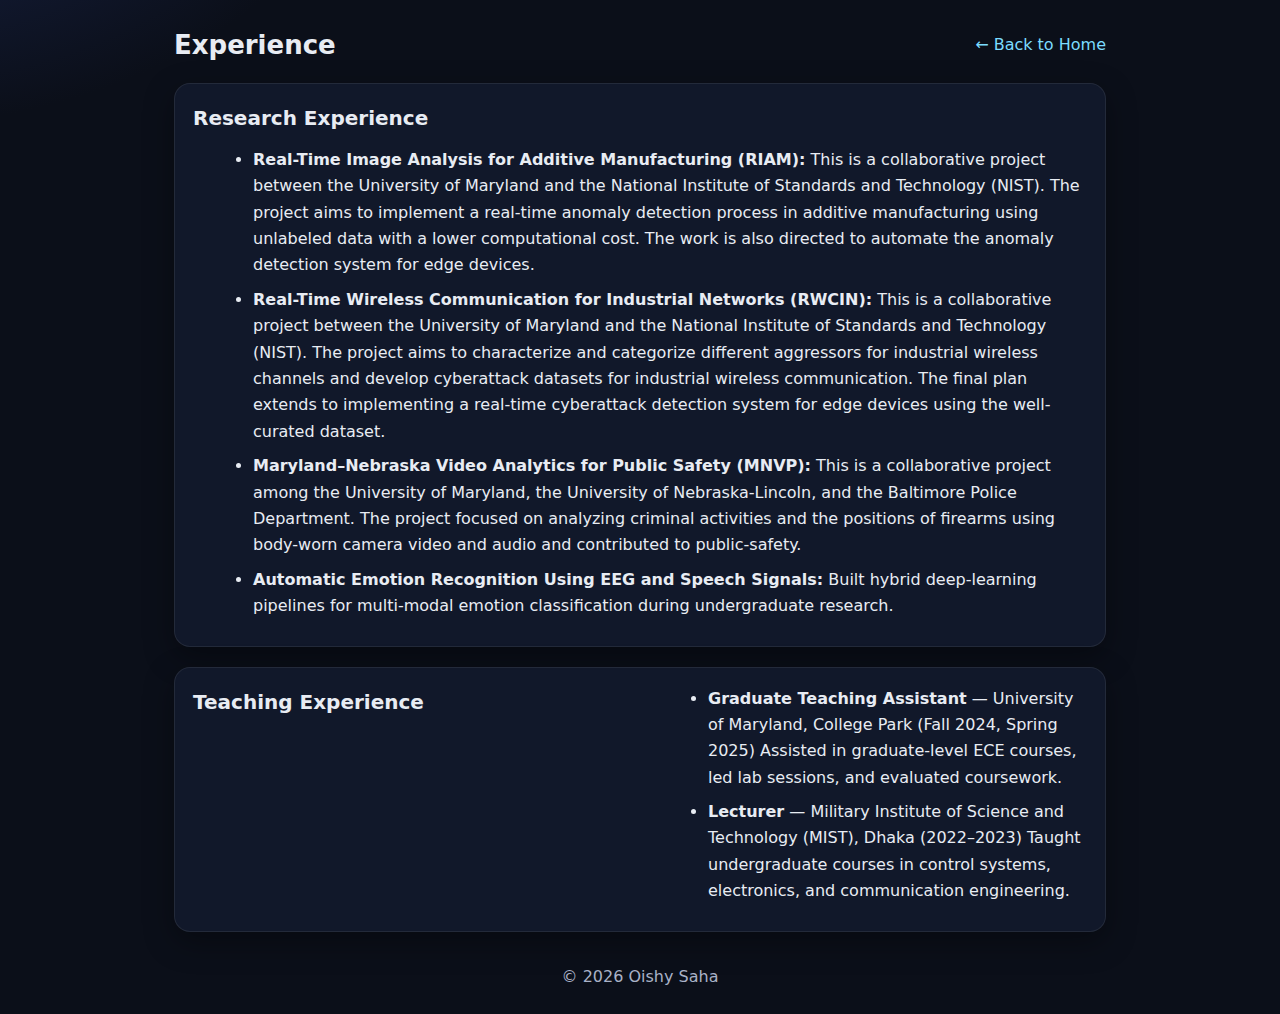
<file: experience.html>
<!doctype html>
<html lang="en">
<head>
  <meta charset="utf-8" />
  <meta name="viewport" content="width=device-width, initial-scale=1" />
  <title>Experience · Oishy Saha</title>
  <meta name="description" content="Research and teaching experience of Oishy Saha" />
  <link rel="icon" href="favicon.ico" />
  <style>
    :root{
      --bg:#0b0f19;--text:#e8ecf3;--muted:#a9b2c7;--link:#7bdcff;--card:#11182a;--border:rgba(255,255,255,.08);
      --radius:16px;--shadow:0 10px 30px rgba(0,0,0,.35);--max:980px
    }
    *{box-sizing:border-box}
    html,body{margin:0;padding:0;background:radial-gradient(900px 600px at -10% -20%,#1a2650 0%,var(--bg) 55%),var(--bg);color:var(--text);font:16px/1.65 system-ui,-apple-system,Segoe UI,Inter,Roboto,Arial}
    a{color:var(--link);text-decoration:none}
    a:hover{text-decoration:underline}
    .shell{max-width:var(--max);margin:0 auto;padding:24px}
    header{display:flex;justify-content:space-between;align-items:center;margin-bottom:16px}
    .back{display:inline-flex;gap:8px;align-items:center;color:var(--link)}
    main{display:flex;flex-direction:column;gap:20px}
    section{background:var(--card);border:1px solid var(--border);border-radius:var(--radius);box-shadow:var(--shadow);padding:18px}
    h1{margin:0;font-size:26px}
    h2{margin:0 0 12px;font-size:20px}
    .grid-2{display:grid;grid-template-columns:1fr 1fr;gap:16px}
    .list{margin:0}
    .list li{margin:0 0 8px 20px}
    footer{color:var(--muted);text-align:center;margin-top:12px}
    @media (max-width:900px){.grid-2{grid-template-columns:1fr}}
  </style>
</head>
<body>
  <div class="shell">
    <header>
      <h1>Experience</h1>
      <a class="back" href="index.html" rel="noopener">← Back to Home</a>
    </header>

    <main>
      <section>
        <h2>Research Experience</h2>
        <ul class="list">
            <li><strong>Real-Time Image Analysis for Additive Manufacturing (RIAM):</strong>  This is a
 collaborative project between the University of Maryland and the National Institute of
 Standards and Technology (NIST). The project aims to implement a real-time anomaly
 detection process in additive manufacturing using unlabeled data with a lower computational
 cost. The work is also directed to automate the anomaly detection system for edge devices.</li>
            <li><strong>Real-Time Wireless Communication for Industrial Networks (RWCIN):</strong> This is a
 collaborative project between the University of Maryland and the National Institute of
 Standards and Technology (NIST). The project aims to characterize and categorize different
 aggressors for industrial wireless channels and develop cyberattack datasets for industrial
 wireless communication. The final plan extends to implementing a real-time cyberattack
 detection system for edge devices using the well-curated dataset.</li>
            <li><strong>Maryland–Nebraska Video Analytics for Public Safety (MNVP):</strong> This is a
 collaborative project among the University of Maryland, the University of Nebraska-Lincoln, and
 the Baltimore Police Department. The project focused on analyzing criminal activities and the
 positions of firearms using body-worn camera video and audio and contributed to public-safety.</li>
            <li><strong>Automatic Emotion Recognition Using EEG and Speech Signals:</strong> Built hybrid deep-learning pipelines for multi-modal emotion classification during undergraduate research.</li>
        </ul>
      </section>
      <section class="grid-2">
          <h2>Teaching Experience</h2>
          <ul class="list">
            <li><strong>Graduate Teaching Assistant</strong> — University of Maryland, College Park (Fall 2024, Spring 2025)  
              Assisted in graduate-level ECE courses, led lab sessions, and evaluated coursework.</li>
            <li><strong>Lecturer</strong> — Military Institute of Science and Technology (MIST), Dhaka (2022–2023)  
              Taught undergraduate courses in control systems, electronics, and communication engineering.</li>
          </ul>
      </section>

      <footer>
        © <span id="year"></span> Oishy Saha
      </footer>
    </main>
  </div>

  <script>
    document.getElementById('year').textContent = new Date().getFullYear();
  </script>
</body>
</html>
</file>
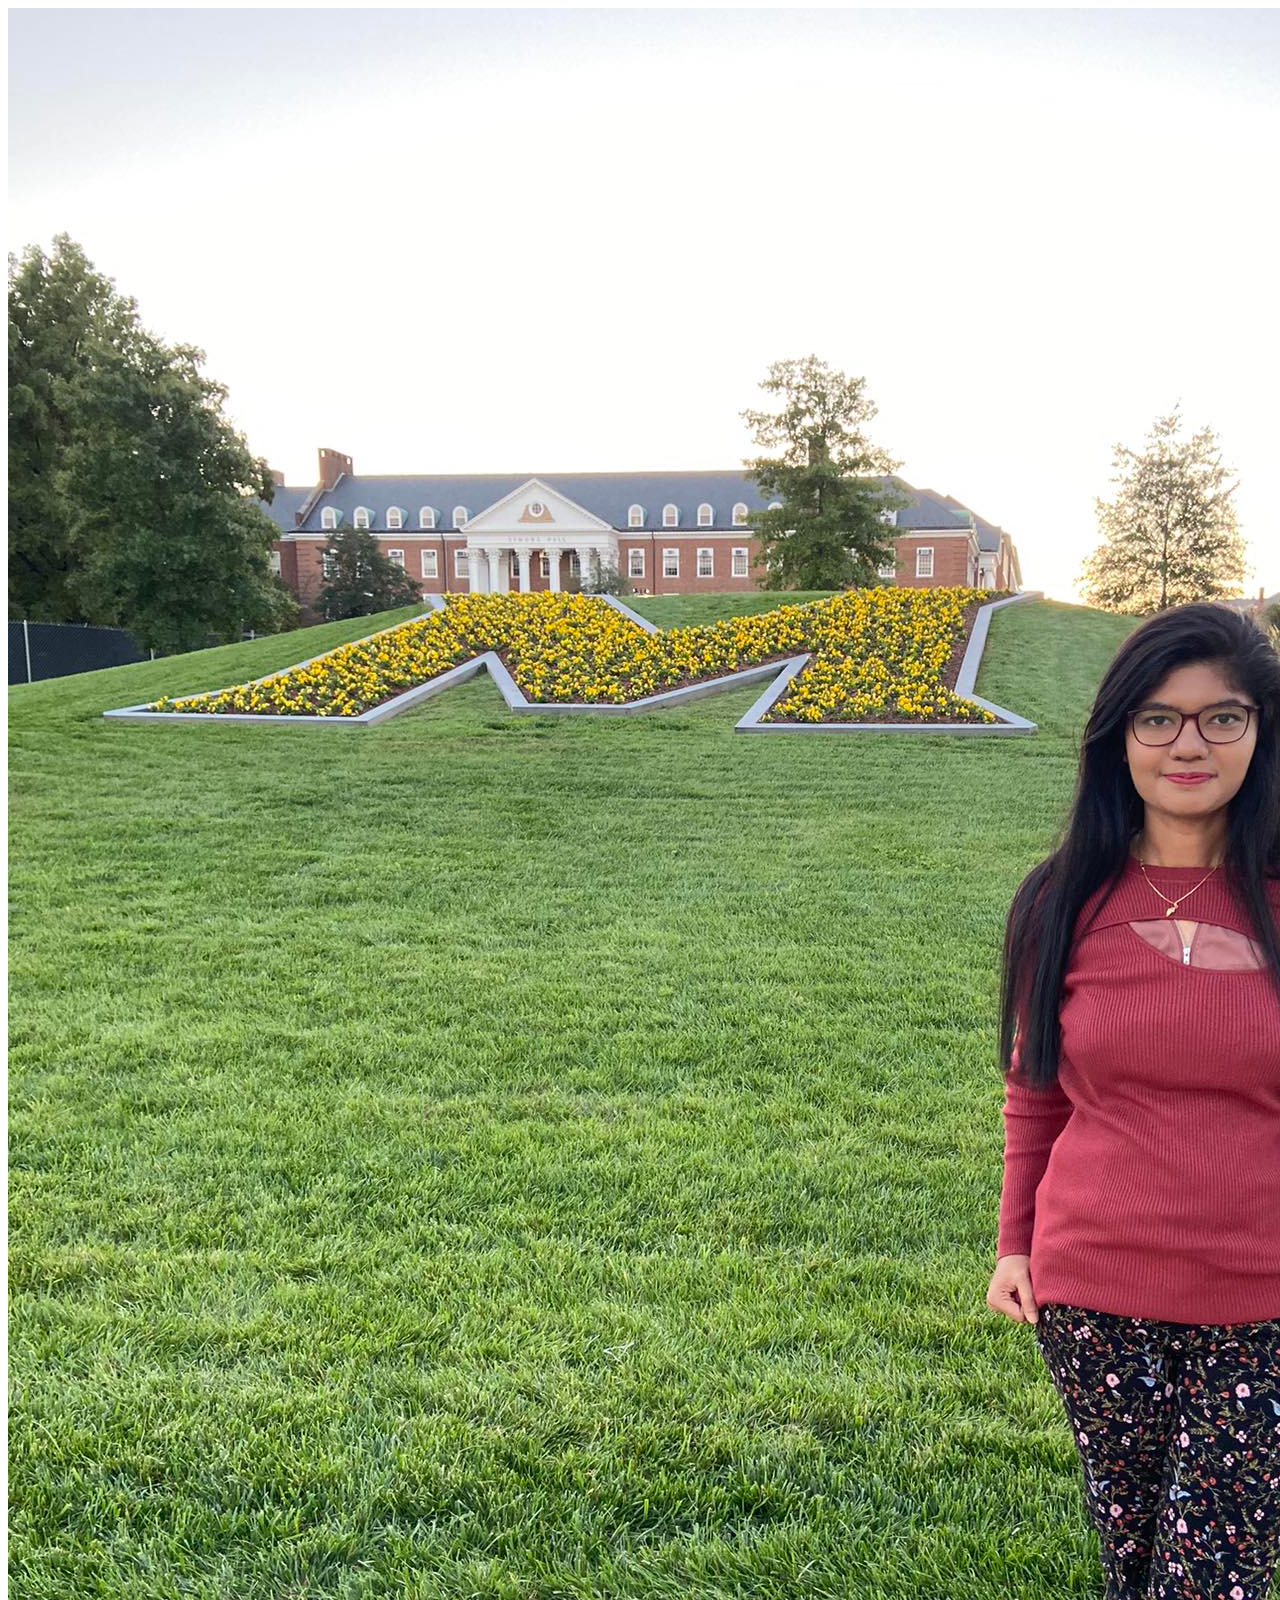
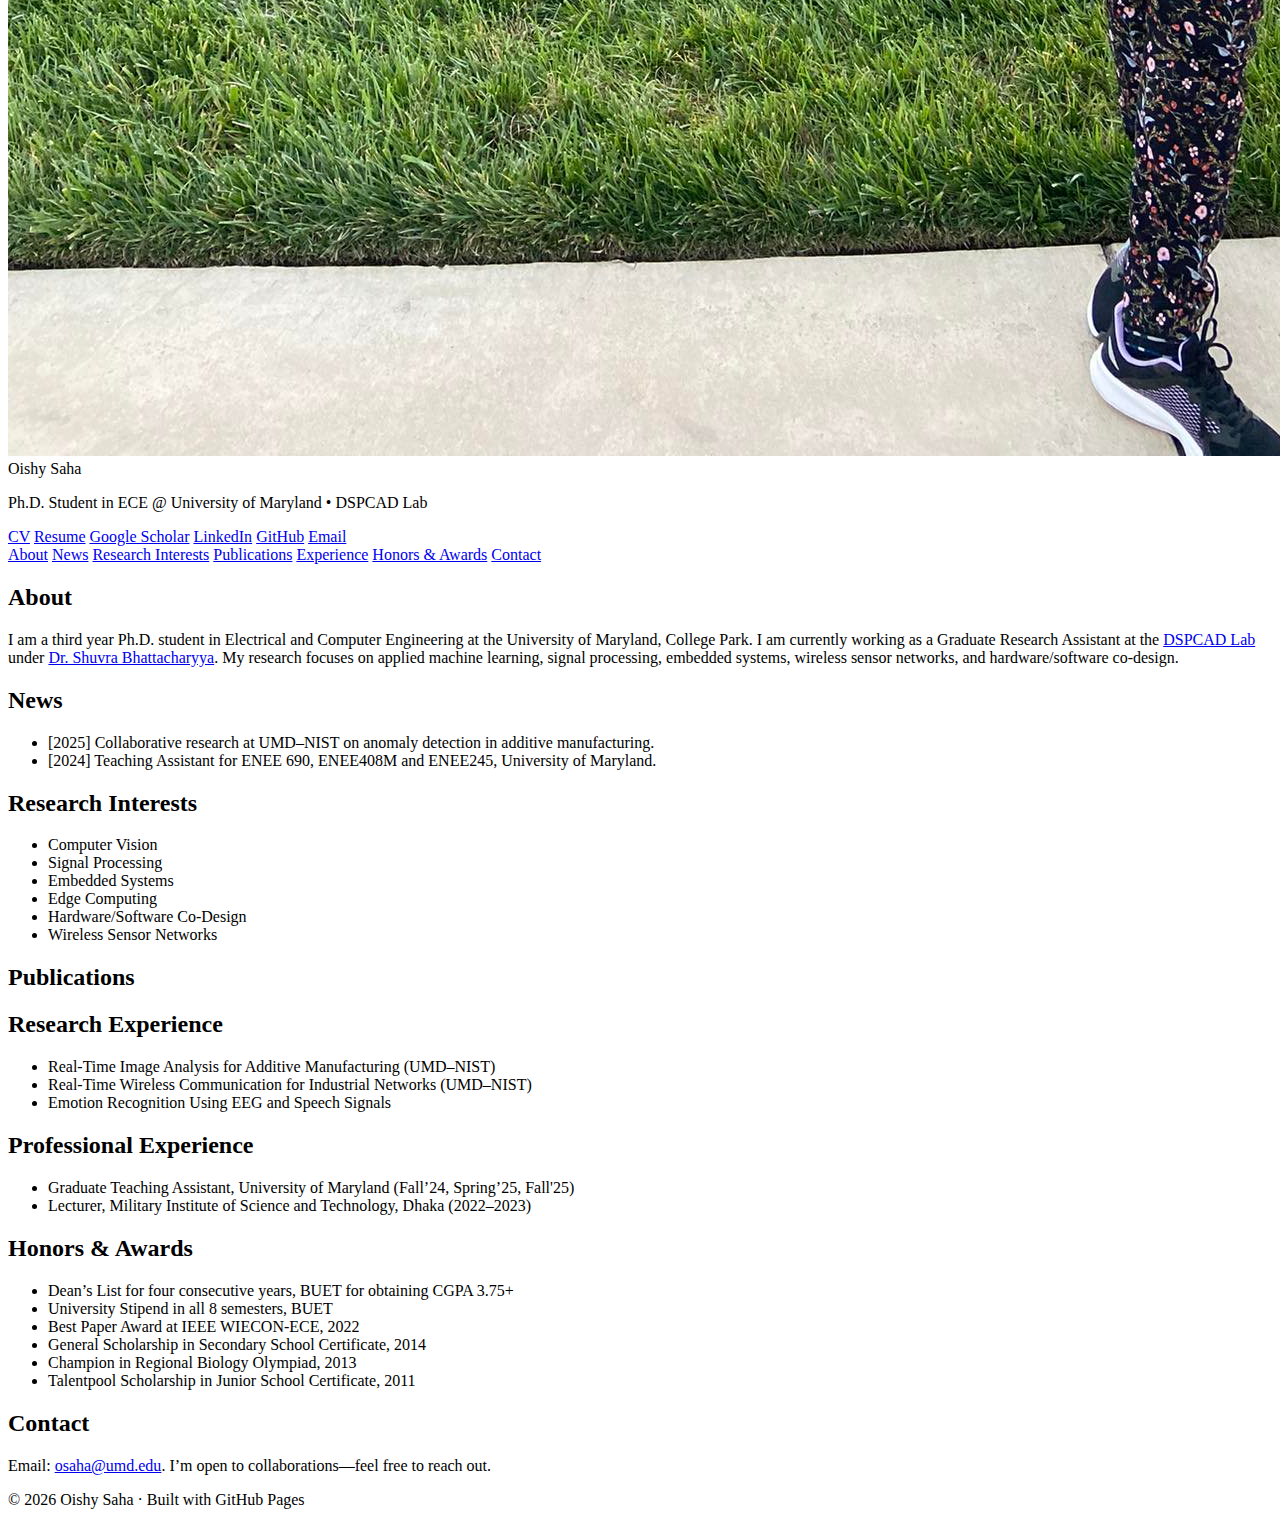
<file: index.template.html>
<!doctype html>
<html lang="en">
<head>
  <meta charset="utf-8" />
  <meta name="viewport" content="width=device-width, initial-scale=1" />
  <title>Oishy Saha</title>
  <meta name="description" content="Academic profile of Oishy Saha" />
  <link rel="icon" href="favicon.ico" />
  <!--INLINE_CSS-->
  <link rel="preload" href="publications.json" as="fetch" crossorigin="anonymous">
</head>
<body>
  <div class="shell">
    <div class="layout">
      <aside>
        <div class="avatar">
          <img src="Oishy_UMD_Pic.jpg" alt="Oishy Saha" onerror="this.style.display='none'; this.parentElement.insertAdjacentHTML('beforeend','<div style=\'width:100%;height:100%;display:flex;align-items:center;justify-content:center;font-weight:800;\'>OS</div>');" />
        </div>
        <div class="name">Oishy Saha</div>
        <p class="role">Ph.D. Student in ECE @ University of Maryland • DSPCAD Lab</p>
        <div class="badges">
          <a class="badge" href="https://drive.google.com/file/d/1JEFo77OLb3tCcdjQa3S0Suuu-5IKSiax/view?usp=sharing" target="_blank" rel="noopener">CV</a>
          <a class="badge" href="https://drive.google.com/file/d/1tNK-tmSRyP__QECheBGEOS-fmhIPviQa/view?usp=sharing" target="_blank" rel="noopener">Resume</a>
          <a class="badge" href="https://scholar.google.com/citations?user=rJZ1LVAAAAAJ&hl=en" target="_blank" rel="noopener">Google Scholar</a>
          <a class="badge" href="https://www.linkedin.com/in/oishy-saha-18391a164/" target="_blank" rel="noopener">LinkedIn</a>
          <a class="badge" href="https://github.com/OishyS11" target="_blank" rel="noopener">GitHub</a>
          <a class="badge" href="mailto:osaha@umd.edu">Email</a>
        </div>
        <nav aria-label="Section navigation">
          <a href="#about">About</a>
          <a href="#news">News</a>
          <a href="#interests">Research Interests</a>
          <a href="#pubs">Publications</a>
          <a href="#experience">Experience</a>
          <a href="#awards">Honors & Awards</a>
          <a href="#contact">Contact</a>
        </nav>
      </aside>

      <main>
        <section id="about">
          <h2>About</h2>
          <p>I am a third year Ph.D. student in Electrical and Computer Engineering at the University of Maryland, College Park. I am currently working as a Graduate Research Assistant at the <a href="https://code.umd.edu/dspcad-pub/dspcadwiki/-/wikis/Maryland-DSPCAD-Research-Group" target="_blank" rel="noopener">DSPCAD Lab</a> under <a href="https://user.eng.umd.edu/~ssb/" target="_blank" rel="noopener">Dr. Shuvra Bhattacharyya</a>. My research focuses on applied machine learning, signal processing, embedded systems, wireless sensor networks, and hardware/software co-design.</p>
        </section>

        <section id="news" class="grid-2">
          <div>
            <h2>News</h2>
            <ul class="list">
              <li>[2025] Collaborative research at UMD–NIST on anomaly detection in additive manufacturing.</li>
              <li>[2024] Teaching Assistant for ENEE 690, ENEE408M and ENEE245, University of Maryland.</li>
            </ul>
          </div>
          <div>
            <h2 id="interests">Research Interests</h2>
            <ul class="list">
              <li>Computer Vision</li>
              <li>Signal Processing</li>
              <li>Embedded Systems</li>
              <li>Edge Computing</li>
              <li>Hardware/Software Co-Design</li>
              <li>Wireless Sensor Networks</li>
            </ul>
          </div>
        </section>

        <!-- ===================== PUBLICATIONS ===================== -->
        <section id="pubs" aria-label="Publications">
          <h2>Publications</h2>
          <div class="pubs">
            <!--PUBLICATIONS_RENDERED-->
          </div>
        </section>

        <section id="experience" class="grid-2">
          <div>
            <h2>Research Experience</h2>
            <ul class="list">
              <li>Real-Time Image Analysis for Additive Manufacturing (UMD–NIST)</li>
              <li>Real-Time Wireless Communication for Industrial Networks (UMD–NIST)</li>
              <li>Emotion Recognition Using EEG and Speech Signals</li>
            </ul>
          </div>
          <div>
            <h2>Professional Experience</h2>
            <ul class="list">
              <li>Graduate Teaching Assistant, University of Maryland (Fall’24, Spring’25, Fall'25)</li>
              <li>Lecturer, Military Institute of Science and Technology, Dhaka (2022–2023)</li>
            </ul>
          </div>
        </section>

        <section id="awards">
          <h2>Honors & Awards</h2>
          <ul class="list">
            <li>Dean’s List for four consecutive years, BUET for obtaining CGPA 3.75+</li>
            <li>University Stipend in all 8 semesters, BUET</li>
            <li>Best Paper Award at IEEE WIECON-ECE, 2022</li>
            <li>General Scholarship in Secondary School Certificate, 2014</li>
            <li>Champion in Regional Biology Olympiad, 2013</li>
            <li>Talentpool Scholarship in Junior School Certificate, 2011</li>
          </ul>
        </section>

        <section id="contact">
          <h2>Contact</h2>
          <p>Email: <a href="mailto:osaha@umd.edu">osaha@umd.edu</a>. I’m open to collaborations—feel free to reach out.</p>
        </section>

        <footer>
          © <span id="year"></span> Oishy Saha · Built with GitHub Pages
        </footer>
      </main>
    </div>
  </div>

  <script src="app.js"></script>
  <script>
    document.getElementById('year').textContent = new Date().getFullYear();
  </script>
</body>
</html>
</file>
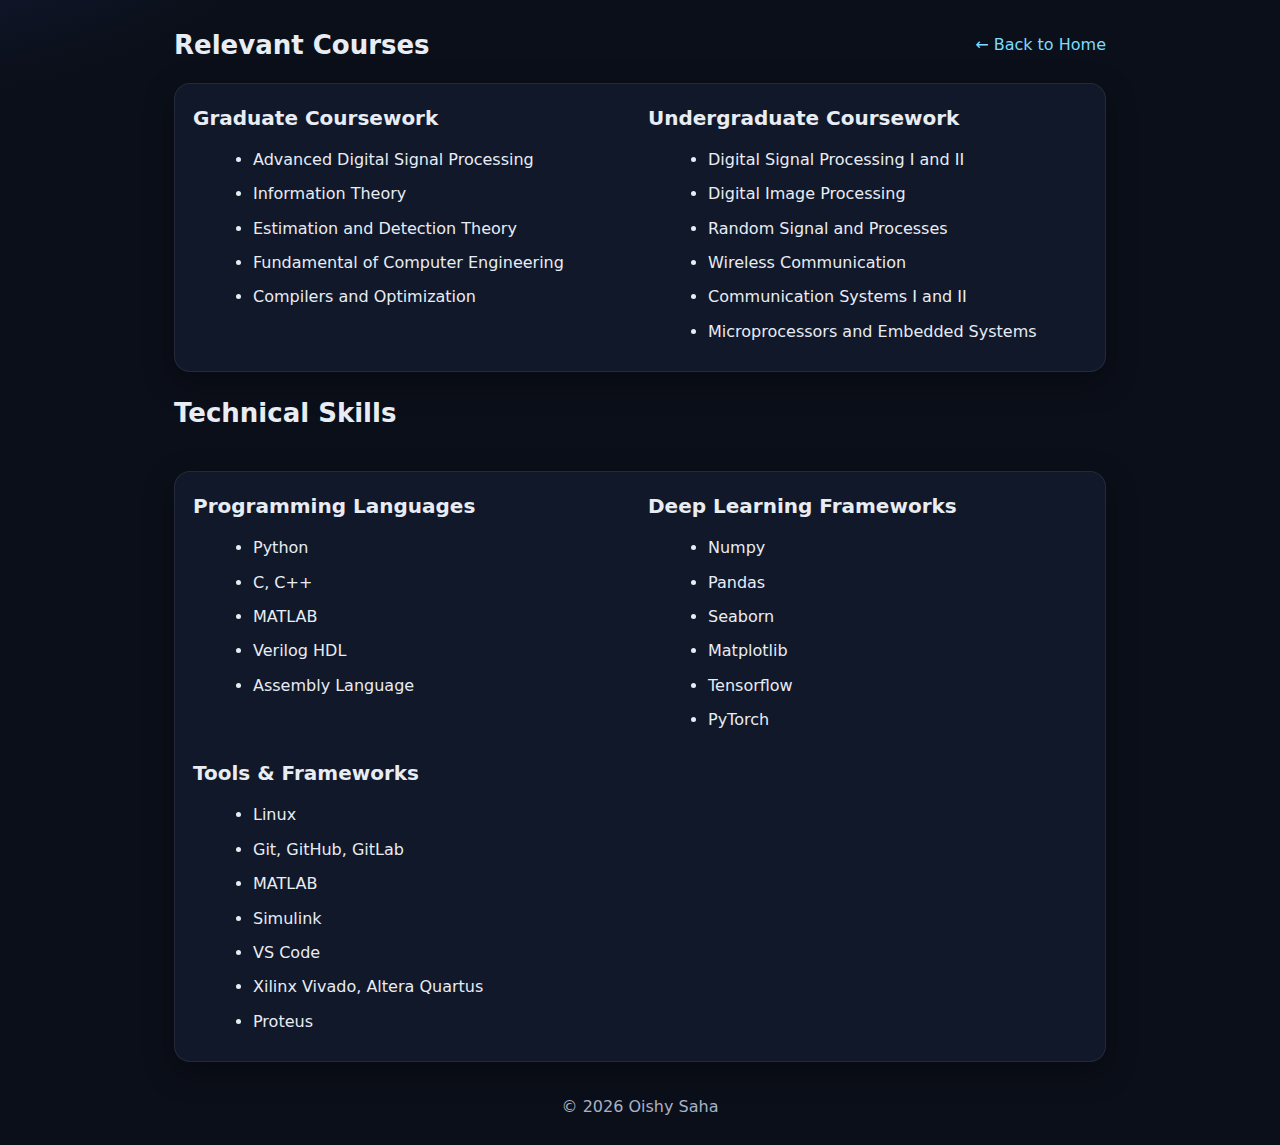
<file: miscellaneous.html>
<!doctype html>
<html lang="en">
<head>
  <meta charset="utf-8" />
  <meta name="viewport" content="width=device-width, initial-scale=1" />
  <title>Experience · Oishy Saha</title>
  <meta name="description" content="Miscellaneous" />
  <link rel="icon" href="favicon.ico" />
  <style>
    :root{
      --bg:#0b0f19;--text:#e8ecf3;--muted:#a9b2c7;--link:#7bdcff;--card:#11182a;--border:rgba(255,255,255,.08);
      --radius:16px;--shadow:0 10px 30px rgba(0,0,0,.35);--max:980px
    }
    *{box-sizing:border-box}
    html,body{margin:0;padding:0;background:radial-gradient(900px 600px at -10% -20%,#1a2650 0%,var(--bg) 55%),var(--bg);color:var(--text);font:16px/1.65 system-ui,-apple-system,Segoe UI,Inter,Roboto,Arial}
    a{color:var(--link);text-decoration:none}
    a:hover{text-decoration:underline}
    .shell{max-width:var(--max);margin:0 auto;padding:24px}
    header{display:flex;justify-content:space-between;align-items:center;margin-bottom:16px}
    .back{display:inline-flex;gap:8px;align-items:center;color:var(--link)}
    main{display:flex;flex-direction:column;gap:20px}
    section{background:var(--card);border:1px solid var(--border);border-radius:var(--radius);box-shadow:var(--shadow);padding:18px}
    h1{margin:0;font-size:26px}
    h2{margin:0 0 12px;font-size:20px}
    .grid-2{display:grid;grid-template-columns:1fr 1fr;gap:16px}
    .list{margin:0}
    .list li{margin:0 0 8px 20px}
    footer{color:var(--muted);text-align:center;margin-top:12px}
    @media (max-width:900px){.grid-2{grid-template-columns:1fr}}
  </style>
</head>
<body>
  <div class="shell">
    <header>
      <h1>Relevant Courses</h1>
      <a class="back" href="index.html" rel="noopener">← Back to Home</a>
    </header>

    <main>
      <section id="courses" class="grid-2">
          <div>
            <h2>Graduate Coursework</h2>
            <ul class="list">
              <li>Advanced Digital Signal Processing</li>
              <li>Information Theory</li>
              <li>Estimation and Detection Theory</li>
              <li>Fundamental of Computer Engineering</li>
              <li>Compilers and Optimization</li>
            </ul>
          </div>
          <div>
            <h2>Undergraduate Coursework</h2>
            <ul class="list">
              <li>Digital Signal Processing I and II</li>
              <li>Digital Image Processing</li>
              <li>Random Signal and Processes</li>
              <li>Wireless Communication</li>
              <li>Communication Systems I and II</li>
              <li>Microprocessors and Embedded Systems</li>
            </ul>
          </div>
        </section>
    <header>
      <h1>Technical Skills</h1>
    </header>

      <section id="skills" class="grid-2">
          <div>
            <h2>Programming Languages</h2>
            <ul class="list">
              <li>Python</li>
              <li>C, C++</li>
              <li>MATLAB</li>
              <li>Verilog HDL</li>
              <li>Assembly Language</li>
            </ul>
          </div>
          <div>
            <h2>Deep Learning Frameworks</h2>
            <ul class="list">
              <li>Numpy</li>
              <li>Pandas</li>
              <li>Seaborn</li>
              <li>Matplotlib</li>
              <li>Tensorflow</li>
              <li>PyTorch</li>
            </ul>
          </div>
          <div>
            <h2>Tools & Frameworks</h2>
            <ul class="list">
              <li>Linux</li>
              <li>Git, GitHub, GitLab</li>
              <li>MATLAB</li>
              <li>Simulink</li>
              <li>VS Code</li>
              <li>Xilinx Vivado, Altera Quartus</li>
              <li>Proteus</li>
            </ul>
          </div>
        </section> 

      <footer>
        © <span id="year"></span> Oishy Saha
      </footer>
    </main>
  </div>

  <script>
    document.getElementById('year').textContent = new Date().getFullYear();
  </script>
</body>
</html>
</file>
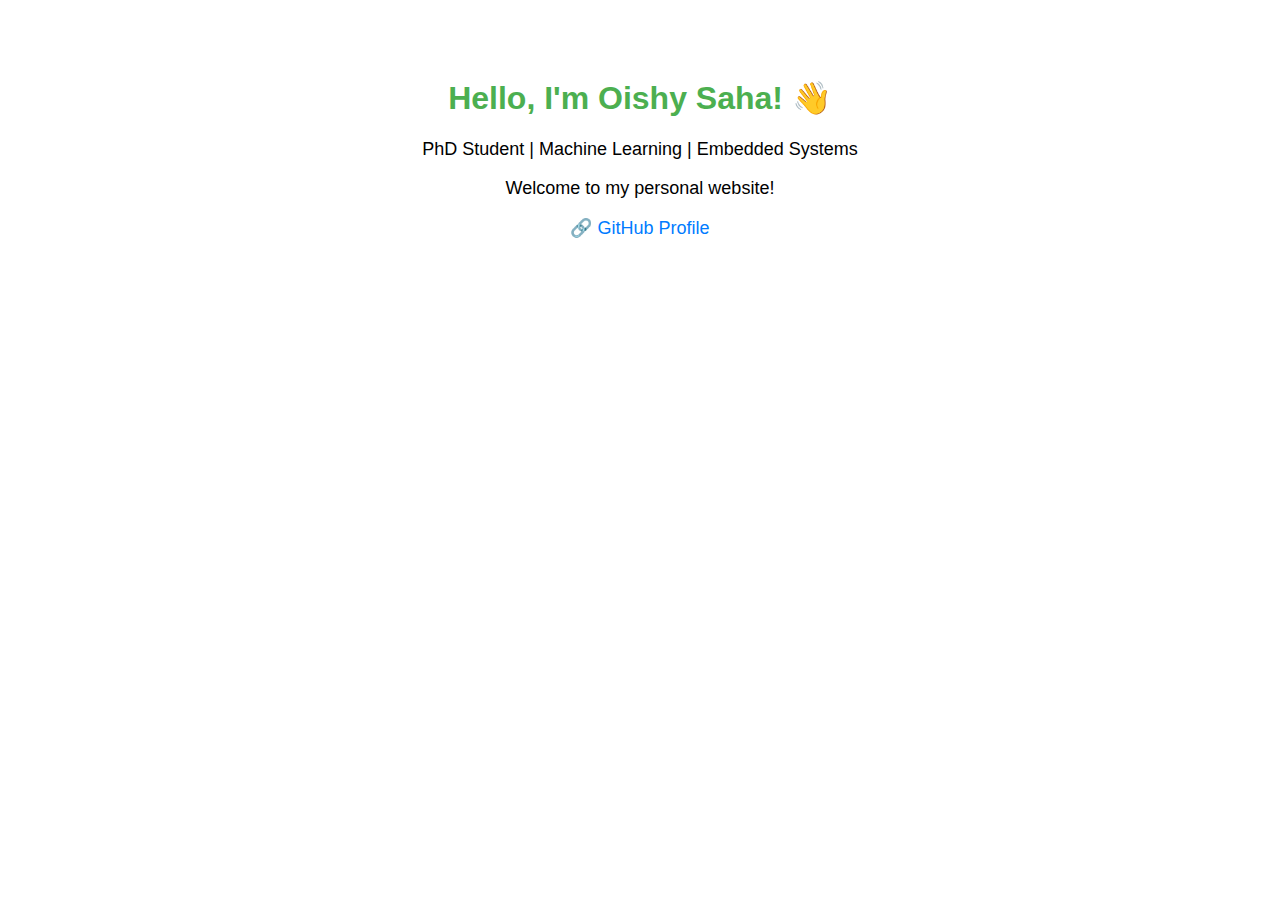
<file: profile.html>
<!DOCTYPE html>
<html lang="en">
<head>
    <meta charset="UTF-8">
    <meta name="viewport" content="width=device-width, initial-scale=1.0">
    <title>Oishy Saha - Personal Website</title>
    <style>
        body { font-family: Arial, sans-serif; text-align: center; padding: 50px; }
        h1 { color: #4CAF50; }
        p { font-size: 18px; }
        a { color: #007bff; text-decoration: none; }
    </style>
</head>
<body>
    <h1>Hello, I'm Oishy Saha! 👋</h1>
    <p>PhD Student | Machine Learning | Embedded Systems</p>
    <p>Welcome to my personal website!</p>
    <p>🔗 <a href="https://github.com/OishyS11">GitHub Profile</a></p>
</body>
</html>
</file>
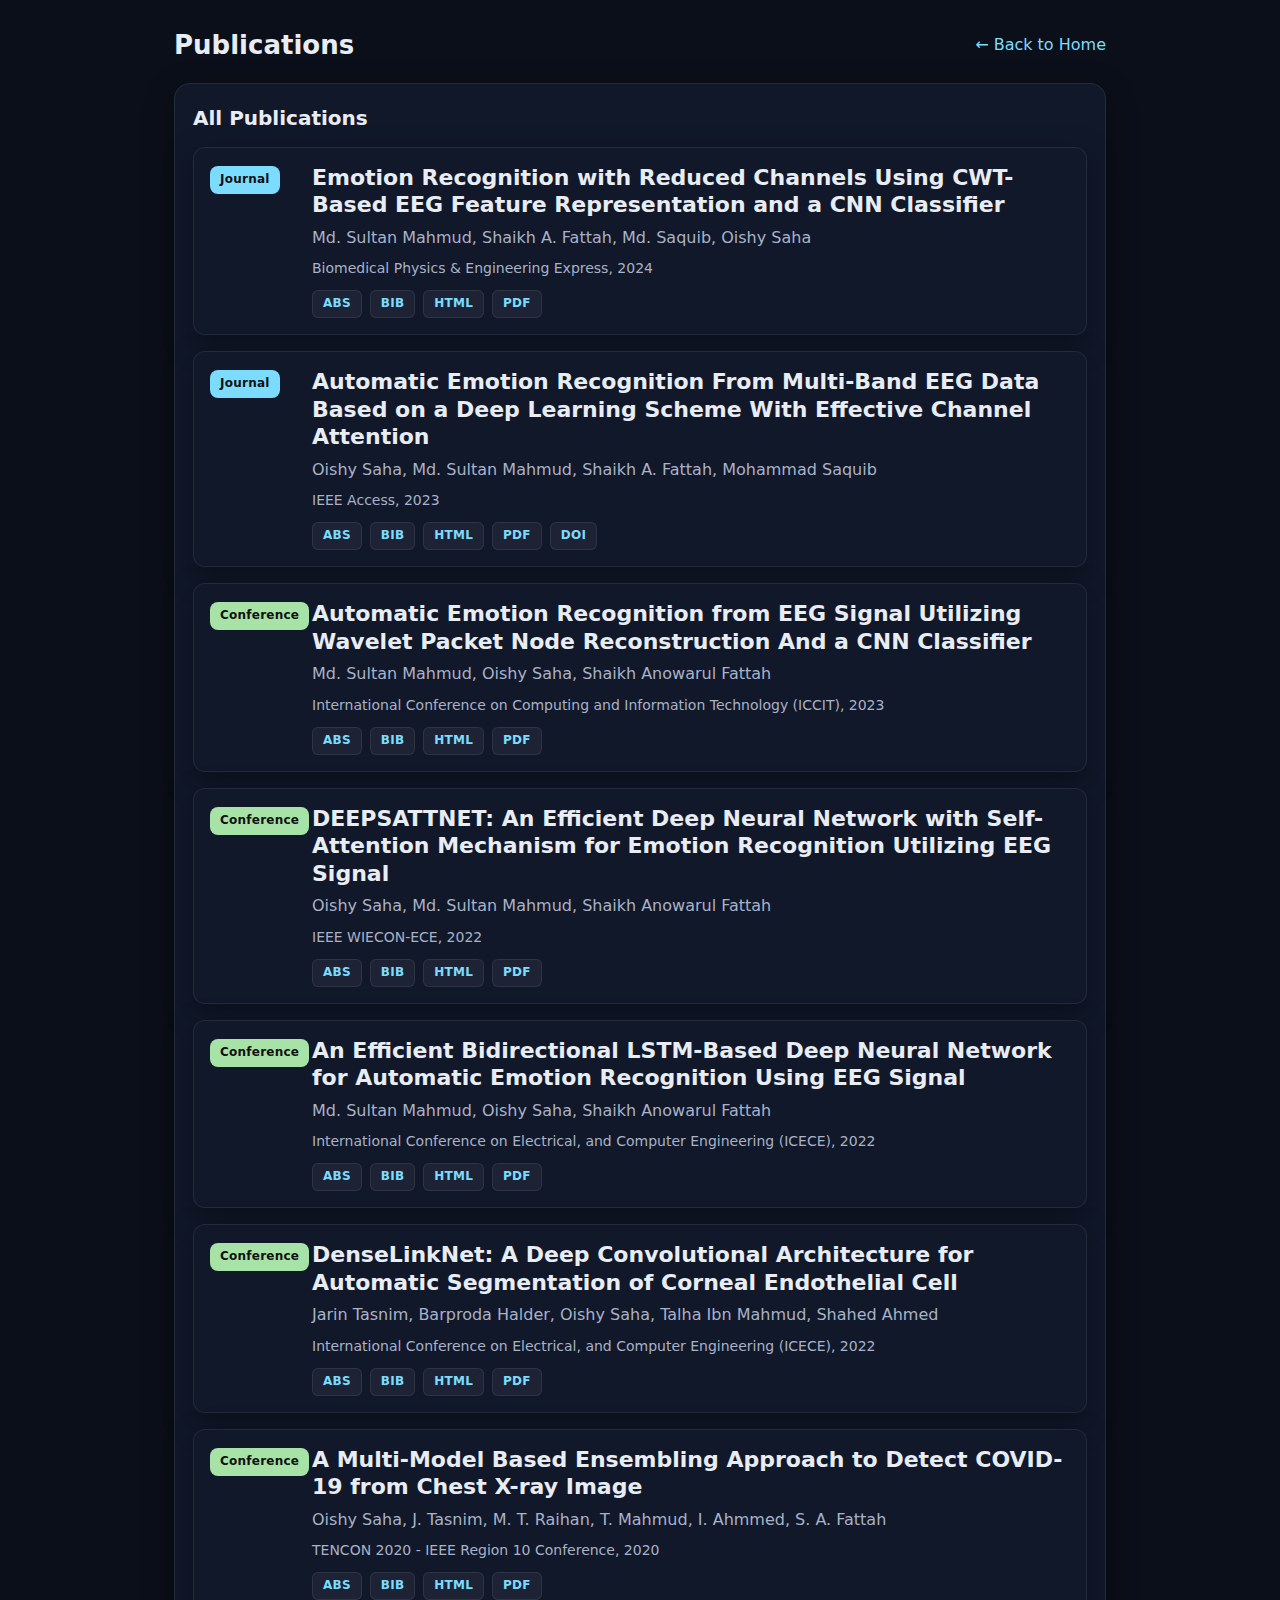
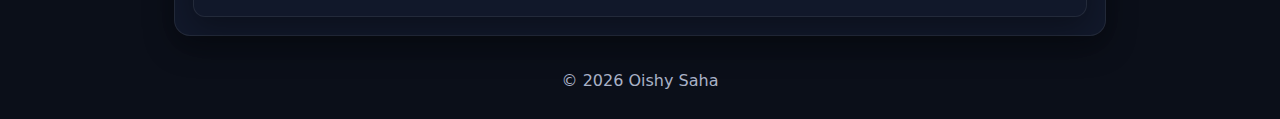
<file: publications.html>
<!doctype html>
<html lang="en">
<head>
  <meta charset="utf-8" />
  <meta name="viewport" content="width=device-width, initial-scale=1" />
  <title>Publications · Oishy Saha</title>
  <meta name="description" content="Publications of Oishy Saha" />
  <link rel="icon" href="favicon.ico" />
  <style>
    :root{
      --bg:#0b0f19;--text:#e8ecf3;--muted:#a9b2c7;--link:#7bdcff;--card:#11182a;--border:rgba(255,255,255,.08);
      --radius:16px;--shadow:0 10px 30px rgba(0,0,0,.35);--max:980px
    }
    *{box-sizing:border-box}
    html,body{margin:0;padding:0;background:radial-gradient(900px 600px at -10% -20%,#1a2650 0%,var(--bg) 55%),var(--bg);color:var(--text);font:16px/1.65 system-ui,-apple-system,Segoe UI,Inter,Roboto,Arial}
    a{color:var(--link);text-decoration:none}
    a:hover{text-decoration:underline}
    .shell{max-width:var(--max);margin:0 auto;padding:24px}
    header{display:flex;justify-content:space-between;align-items:center;margin-bottom:16px}
    .back{display:inline-flex;gap:8px;align-items:center}
    main{display:flex;flex-direction:column;gap:20px}
    section{background:var(--card);border:1px solid var(--border);border-radius:var(--radius);box-shadow:var(--shadow);padding:18px}
    h1{margin:0;font-size:26px}
    h2{margin:0 0 12px;font-size:20px}

    .pubs {display:flex; flex-direction:column; gap:16px}
    .pub-item{
      display:grid; grid-template-columns:86px 1fr;
      gap:16px; background:var(--card); border:1px solid var(--border);
      border-radius:12px; padding:16px; box-shadow:var(--shadow);
    }
    .pub-badge{
      height:28px; display:inline-flex; align-items:center; justify-content:center;
      padding:0 10px; border-radius:8px; font-size:12px; font-weight:800; letter-spacing:.02em; color:#111;
      margin-top:2px;
    }
    .pub-badge.acl{background:#ffb37a}
    .pub-badge.arxiv{background:#bdbdbd}
    .pub-badge.ieee{background:#7bdcff}
    .pub-badge.conf{background:#a7e3a7}
    .pub-main h3{margin:0 0 6px; font-size:22px; line-height:1.25}
    .pub-main h3 a{color:var(--text)}
    .pub-authors{margin:0; color:var(--muted)}
    .pub-venue{margin:6px 0 10px; color:var(--muted); font-size:14px}
    .pub-actions{display:flex; flex-wrap:wrap; gap:8px}
    .pub-btn{
      display:inline-flex; align-items:center; height:28px; padding:0 10px;
      border:1px solid var(--border); border-radius:6px; background:rgba(255,255,255,.05);
      font-weight:700; font-size:12px; letter-spacing:.02em;
    }
    .pub-btn:hover{background:rgba(255,255,255,.09); text-decoration:none}
    .pub-box{margin-top:10px; border:1px dashed var(--border); border-radius:10px; padding:10px; background:rgba(255,255,255,.03)}
    .pub-box.hidden{display:none}
    pre.bib{white-space:pre-wrap; word-break:break-word; background:rgba(0,0,0,.25); padding:8px; border-radius:8px; margin:6px 0 0}
    .pub-copy{margin-top:6px; display:flex; justify-content:flex-end}

    footer{color:var(--muted);text-align:center;margin-top:12px}
  </style>
</head>
<body>
  <div class="shell">
    <header>
      <h1>Publications</h1>
      <a class="back" href="index.html" rel="noopener">← Back to Home</a>
    </header>

    <main>
      <section>
        <h2>All Publications</h2>
        <div id="pub-list" class="pubs">Loading…</div>
      </section>

      <footer>
        © <span id="year"></span> Oishy Saha
      </footer>
    </main>
  </div>

  <!-- Optional inline fallback: paste your array here to render without fetch -->
  <script type="application/json" id="pub-data">[]</script>

  <script>
    document.getElementById('year').textContent = new Date().getFullYear();

    const E = s => String(s||'')
      .replaceAll('&','&amp;').replaceAll('<','&lt;')
      .replaceAll('>','&gt;').replaceAll('"','&quot;')
      .replaceAll("'","&#039;");

    function renderPubItem(p){
      const idAbs=`abs-${p.id}`, idBib=`bib-${p.id}`;
      const has = k => p.links && p.links[k] && p.links[k].trim();
      const authors = (p.authors||[]).join(', ');
      const venueLine = [p.venue, p.year].filter(Boolean).join(', ');
      const doiBtn = p.doi ? `<a class="pub-btn" href="https://doi.org/${p.doi}" target="_blank" rel="noopener">DOI</a>` : '';
      return `
        <article class="pub-item" id="paper-${E(p.id)}">
          <div>${p.badge ? `<span class="pub-badge ${E((p.badgeClass||'').toLowerCase())}">${E(p.badge)}</span>` : ''}</div>
          <div class="pub-main">
            <h3>${p.title ? `<a href="${has('html') ? p.links.html : '#'}" target="_blank" rel="noopener">${E(p.title)}</a>` : ''}</h3>
            <p class="pub-authors">${E(authors)}</p>
            <div class="pub-venue">${E(venueLine)}</div>
            <div class="pub-actions">
              ${p.abstract ? `<a class="pub-btn" data-action="toggle" data-target="${idAbs}" href="#">ABS</a>` : ''}
              ${p.bibtex ? `<a class="pub-btn" data-action="toggle" data-target="${idBib}" href="#">BIB</a>` : ''}
              ${has('html') ? `<a class="pub-btn" href="${p.links.html}" target="_blank" rel="noopener">HTML</a>` : ''}
              ${has('pdf')  ? `<a class="pub-btn" href="${p.links.pdf}" target="_blank" rel="noopener">PDF</a>` : ''}
              ${has('code') ? `<a class="pub-btn" href="${p.links.code}" target="_blank" rel="noopener">CODE</a>` : ''}
              ${doiBtn}
            </div>
            ${p.abstract ? `<div id="${idAbs}" class="pub-box hidden"><strong>Abstract.</strong><p>${E(p.abstract)}</p></div>` : ''}
            ${p.bibtex ? `<div id="${idBib}" class="pub-box hidden"><strong>BibTeX.</strong><pre id="pre-${idBib}" class="bib">${E(p.bibtex)}</pre><div class="pub-copy"><a class="pub-btn" data-action="copy" data-target="pre-${idBib}" href="#">Copy</a></div></div>` : ''}
          </div>
        </article>`;
    }

    async function loadPublications(){
      const container = document.getElementById('pub-list');

      // Inline fallback first
      try{
        const inline = document.getElementById('pub-data');
        if (inline && inline.textContent.trim() && inline.textContent.trim() !== '[]') {
          const items = JSON.parse(inline.textContent);
          if (Array.isArray(items) && items.length){
            items.sort((a,b)=>{
              const da = a.date ? new Date(a.date) : new Date(String(a.year||0));
              const db = b.date ? new Date(b.date) : new Date(String(b.year||0));
              return db - da;
            });
            container.innerHTML = items.map(renderPubItem).join('');
            return;
          }
        }
      }catch(e){ console.warn('Inline pub-data parse failed:', e); }

      // Fetch publications.json with cache-busting
      async function get(url){
        const res = await fetch(url + (url.includes('?') ? '&' : '?') + 't=' + Date.now(), { cache: 'no-store' });
        if(!res.ok) throw new Error(`HTTP ${res.status} for ${url}`);
        const data = await res.json();
        if(!Array.isArray(data)) throw new Error('publications.json must be a JSON array');
        return data;
      }

      try{
        const items = await get('./publications.json');
        items.sort((a,b)=>{
          const da = a.date ? new Date(a.date) : new Date(String(a.year||0));
          const db = b.date ? new Date(b.date) : new Date(String(b.year||0));
          return db - da;
        });
        container.innerHTML = items.map(renderPubItem).join('');
      }catch(err){
        console.error('Publications load error:', err);
        container.innerHTML = `<p style="color:#b00">Failed to load publications: ${String(err.message||err)}</p>`;
      }
    }

    document.addEventListener('click', e=>{
      const a = e.target.closest('a.pub-btn'); if(!a) return;
      const action = a.dataset.action, target = a.dataset.target;
      if(action === 'toggle'){ e.preventDefault(); const box = document.getElementById(target); if(box) box.classList.toggle('hidden'); }
      if(action === 'copy'){ e.preventDefault(); const pre = document.getElementById(target); if(pre){ navigator.clipboard.writeText(pre.textContent.trim()).then(()=>{ a.textContent='Copied!'; setTimeout(()=>a.textContent='Copy',1000); }).catch(()=> alert('Copy failed.')); } }
    });

    loadPublications();
  </script>
</body>
</html>
</file>
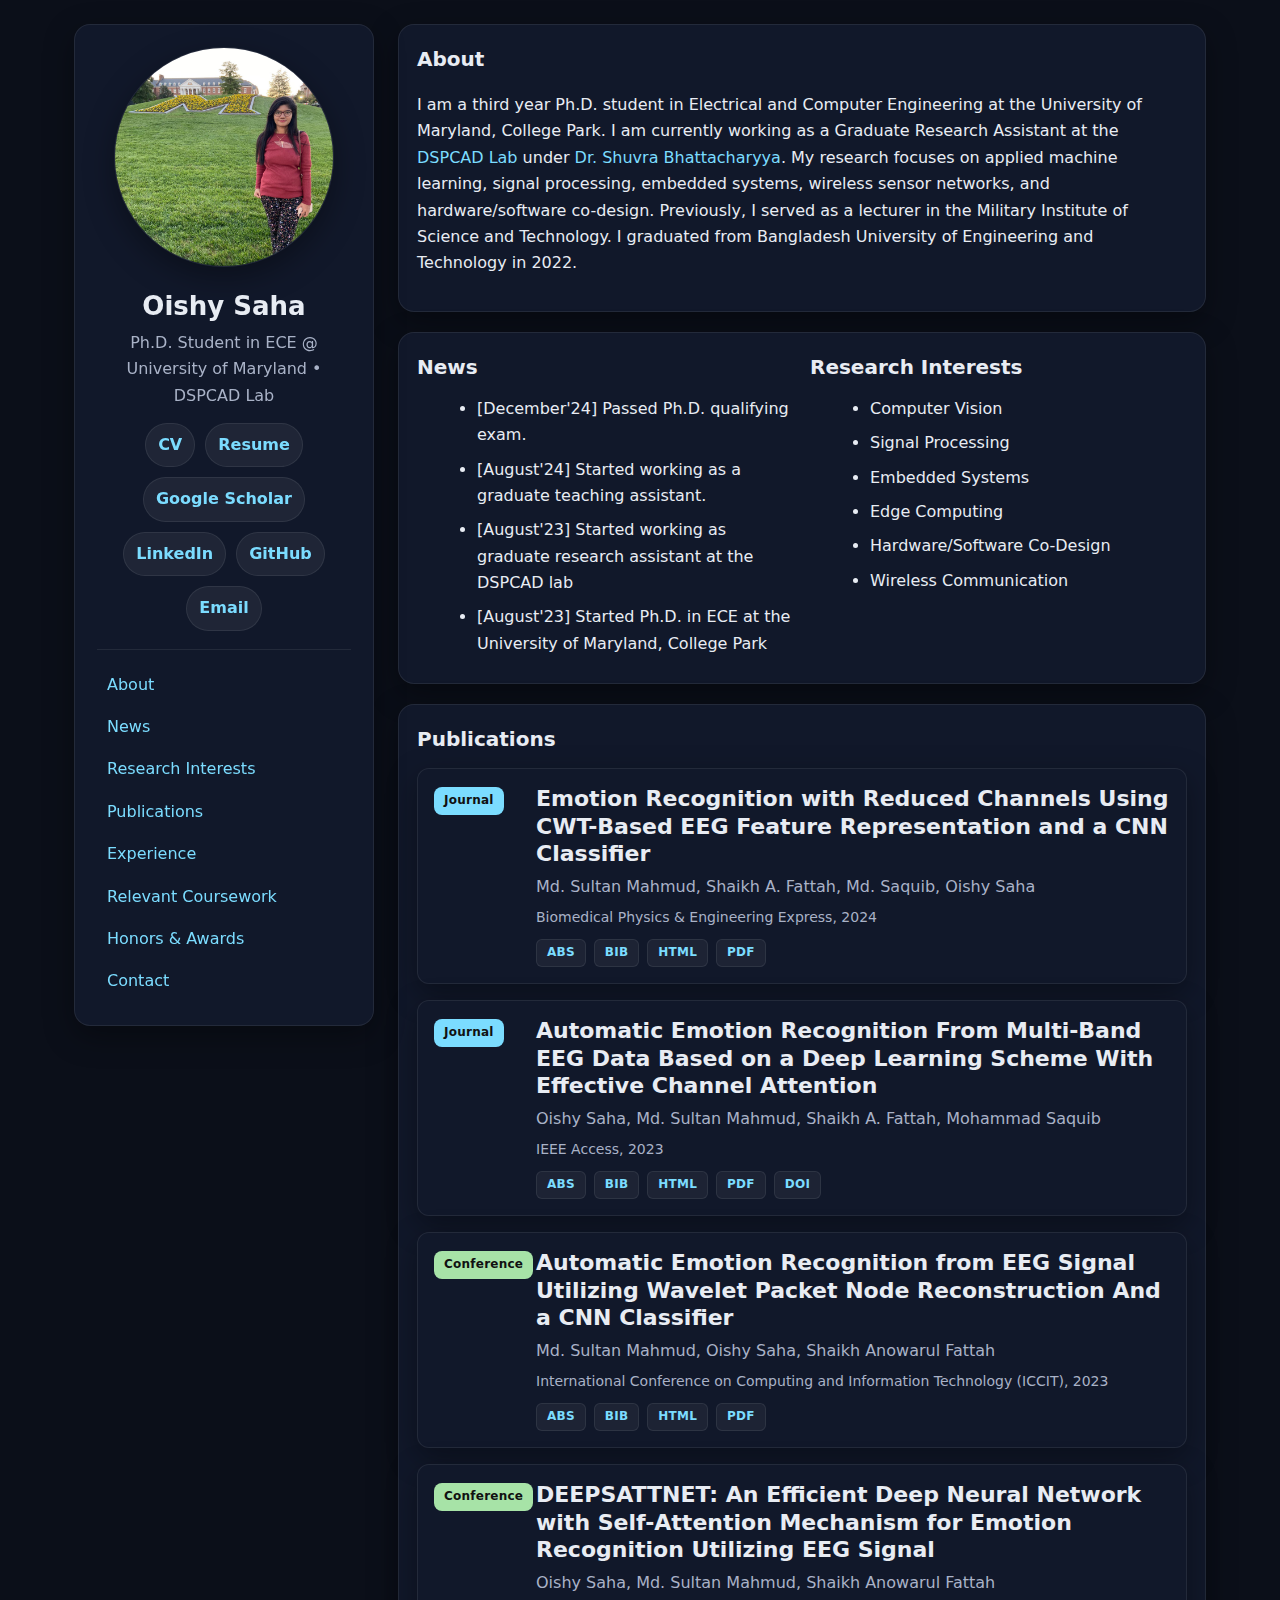
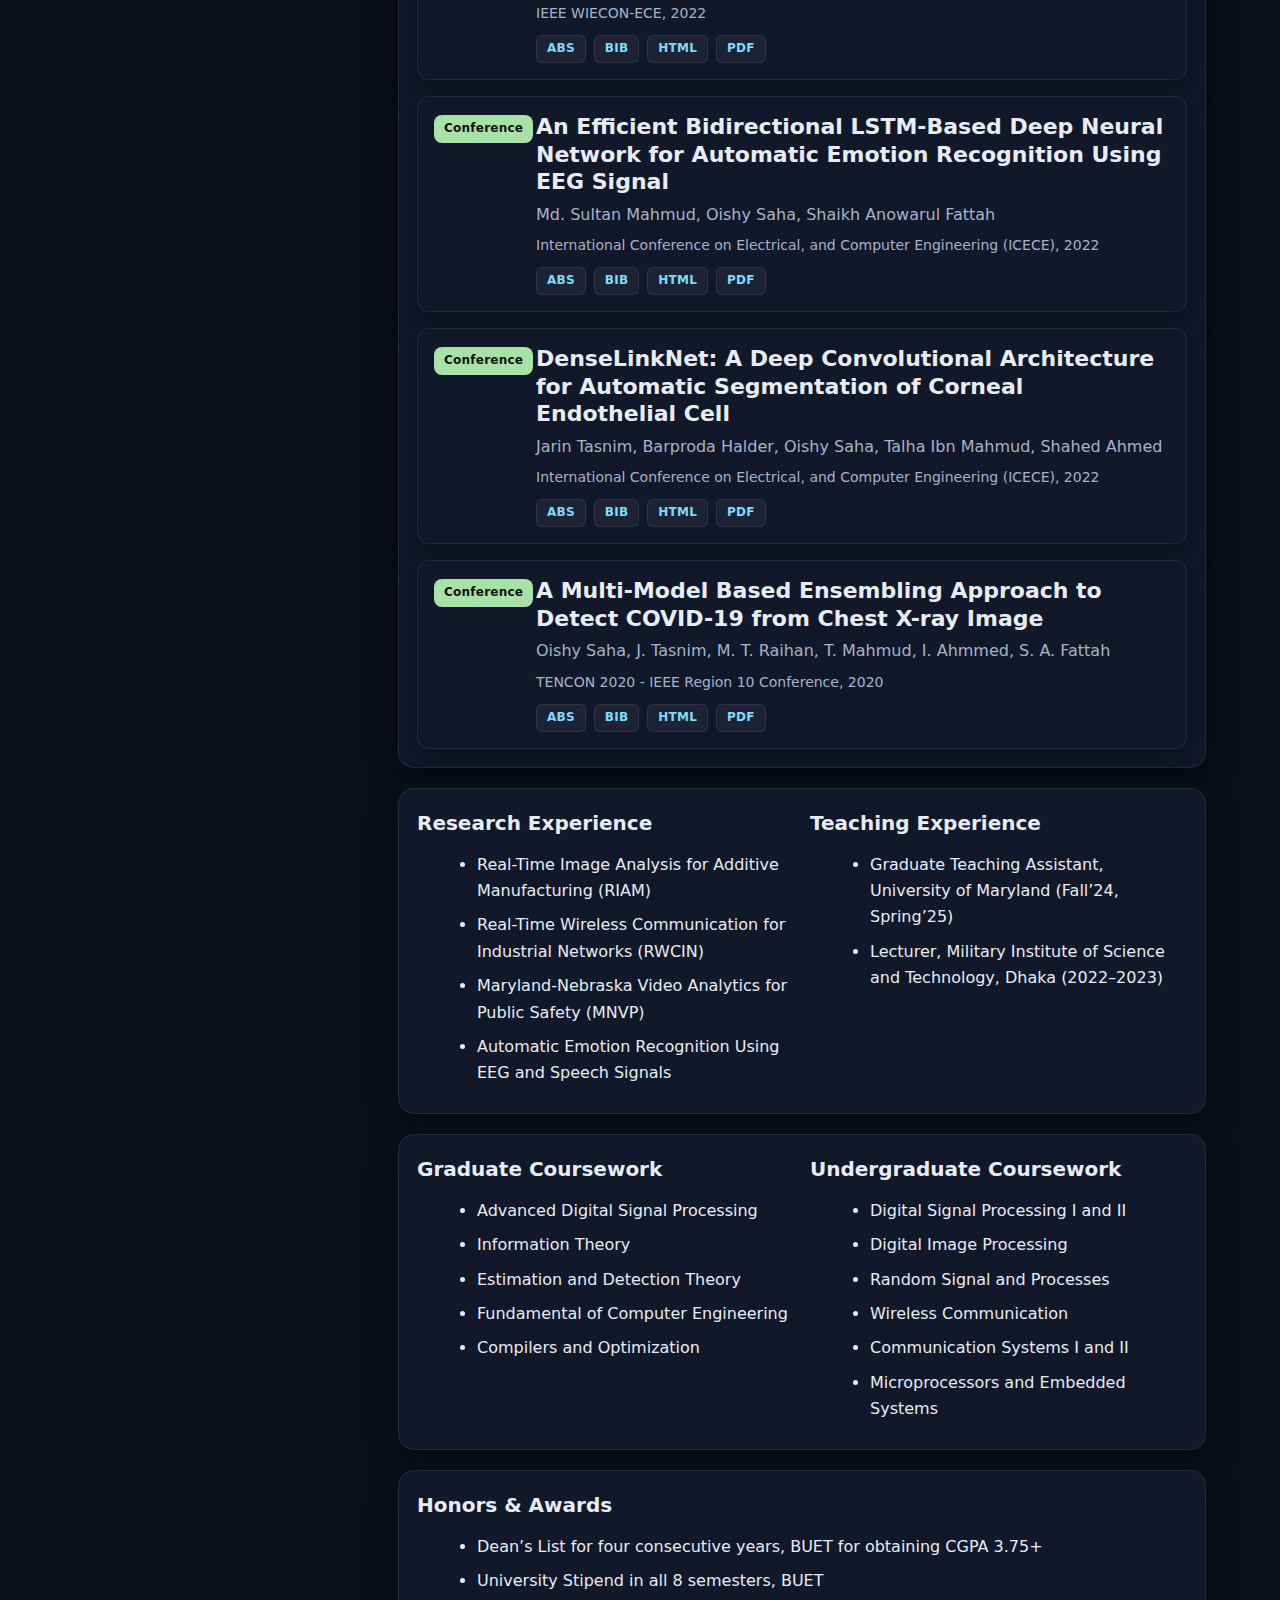
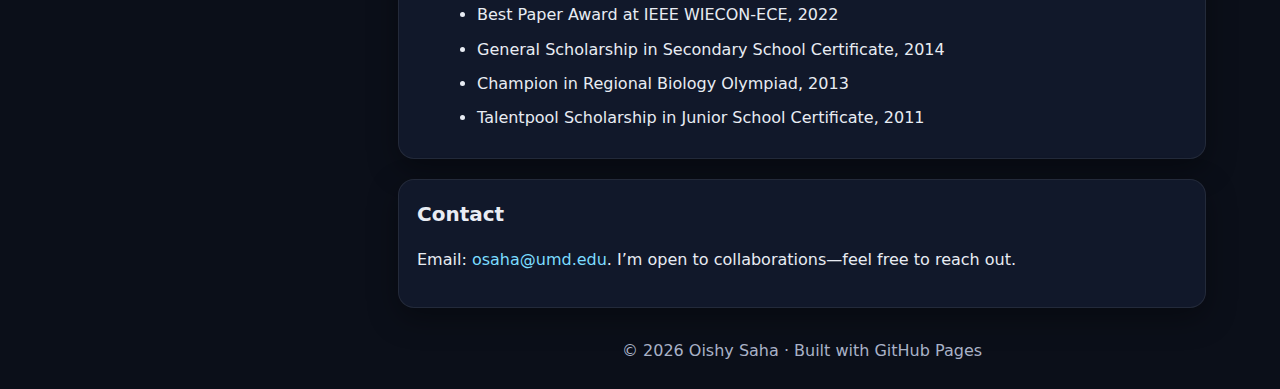
<file: test.html>
<!doctype html>
<html lang="en">
<head>
  <meta charset="utf-8" />
  <meta name="viewport" content="width=device-width, initial-scale=1" />
  <title>Oishy Saha</title>
  <meta name="description" content="Academic profile of Oishy Saha" />
  <link rel="icon" href="favicon.ico" />
  <style>
    :root{
      --bg:#0b0f19;--text:#e8ecf3;--muted:#a9b2c7;--link:#7bdcff;--card:#11182a;--border:rgba(255,255,255,.08);
      --radius:16px;--shadow:0 10px 30px rgba(0,0,0,.35);--max:1180px;--sidebar:300px
    }
    *{box-sizing:border-box}
    html,body{margin:0;padding:0;background:radial-gradient(900px 600px at -10% -20%,#1a2650 0%,var(--bg) 55%),var(--bg);color:var(--text);font:16px/1.65 system-ui,-apple-system,Segoe UI,Inter,Roboto,Arial}
    a{color:var(--link);text-decoration:none}
    a:hover{text-decoration:underline}
    .shell{max-width:var(--max);margin:0 auto;padding:24px}
    .layout{display:grid;grid-template-columns:var(--sidebar) 1fr;gap:24px}

    /* Sidebar */
    aside{position:sticky;top:24px;height:fit-content;background:var(--card);border:1px solid var(--border);border-radius:var(--radius);box-shadow:var(--shadow);padding:22px}
    .avatar{width:220px;height:220px;border-radius:50%;overflow:hidden;border:1px solid var(--border);box-shadow:var(--shadow);margin:0 auto 18px}
    .avatar img{width:100%;height:100%;object-fit:cover;display:block}
    .name{margin:6px 0 2px;text-align:center;font-size:26px;font-weight:800}
    .role{margin:0;text-align:center;color:var(--muted)}
    .badges{margin-top:14px;display:flex;flex-wrap:wrap;gap:10px;justify-content:center}
    .badge{display:inline-flex;align-items:center;gap:8px;padding:8px 12px;border-radius:999px;background:rgba(255,255,255,.06);border:1px solid var(--border);font-weight:600}
    nav{margin-top:18px;border-top:1px solid var(--border);padding-top:14px}
    nav a{display:block;padding:8px 10px;border-radius:10px}
    nav a:hover{background:rgba(255,255,255,.06)}

    /* Main */
    main{display:flex;flex-direction:column;gap:20px}
    section{background:var(--card);border:1px solid var(--border);border-radius:var(--radius);box-shadow:var(--shadow);padding:18px}
    h2{margin:0 0 12px;font-size:20px}
    .grid-2{display:grid;grid-template-columns:1fr 1fr;gap:16px}
    .list{margin:0}
    .list li{margin:0 0 8px 20px}

    /* Publication list */
    .pubs {display:flex; flex-direction:column; gap:16px}
    .pub-item{
      display:grid; grid-template-columns:86px 1fr;
      gap:16px; background:var(--card); border:1px solid var(--border);
      border-radius:12px; padding:16px; box-shadow:var(--shadow);
    }
    .pub-badge{
      height:28px; display:inline-flex; align-items:center; justify-content:center;
      padding:0 10px; border-radius:8px; font-size:12px; font-weight:800; letter-spacing:.02em; color:#111;
      margin-top:2px;
    }
    .pub-badge.acl{background:#ffb37a}
    .pub-badge.arxiv{background:#bdbdbd}
    .pub-badge.ieee{background:#7bdcff}
    .pub-badge.conf{background:#a7e3a7}

    .pub-main h3{margin:0 0 6px; font-size:22px; line-height:1.25}
    .pub-main h3 a{color:var(--text)}
    .pub-authors{margin:0; color:var(--muted)}
    .pub-authors a{color:var(--link)}
    .pub-venue{margin:6px 0 10px; color:var(--muted); font-size:14px}
    .pub-actions{display:flex; flex-wrap:wrap; gap:8px}
    .pub-btn{
      display:inline-flex; align-items:center; height:28px; padding:0 10px;
      border:1px solid var(--border); border-radius:6px; background:rgba(255,255,255,.05);
      font-weight:700; font-size:12px; letter-spacing:.02em;
    }
    .pub-btn:hover{background:rgba(255,255,255,.09); text-decoration:none}
    .pub-box{margin-top:10px; border:1px dashed var(--border); border-radius:10px; padding:10px; background:rgba(255,255,255,.03)}
    .pub-box.hidden{display:none}
    pre.bib{white-space:pre-wrap; word-break:break-word; background:rgba(0,0,0,.25); padding:8px; border-radius:8px; margin:6px 0 0}
    .pub-copy{margin-top:6px; display:flex; justify-content:flex-end}

    footer{color:var(--muted);text-align:center;margin-top:10px}

    /* Small screens */
    @media (max-width:900px){
      .layout{grid-template-columns:1fr}
      aside{position:static}
      .grid-2{grid-template-columns:1fr}
      .pub-item{grid-template-columns:70px 1fr}
    }
  </style>
</head>
<body>
  <div class="shell">
    <div class="layout">
      <aside>
        <div class="avatar">
          <img src="Oishy_UMD_Pic.jpg" alt="Oishy Saha" onerror="this.style.display='none'; this.parentElement.insertAdjacentHTML('beforeend','<div style=\'width:100%;height:100%;display:flex;align-items:center;justify-content:center;font-weight:800;\'>OS</div>');" />
        </div>
        <div class="name">Oishy Saha</div>
        <p class="role">Ph.D. Student in ECE @ University of Maryland • DSPCAD Lab</p>
        <div class="badges">
          <a class="badge" href="https://drive.google.com/file/d/1g5Dd_Lu6TbQok4USMBTpfKVeYoWiok90/view?usp=sharing" target="_blank" rel="noopener">CV</a>
          <a class="badge" href="https://drive.google.com/file/d/1HEU9zZIli-0PVF7lWV546fg3RW_oOXTM/view?usp=sharing" target="_blank" rel="noopener">Resume</a>
          <a class="badge" href="https://scholar.google.com/citations?user=rJZ1LVAAAAAJ&hl=en" target="_blank" rel="noopener">Google Scholar</a>
          <a class="badge" href="https://www.linkedin.com/in/oishy-saha-18391a164/" target="_blank" rel="noopener">LinkedIn</a>
          <a class="badge" href="https://github.com/OishyS11" target="_blank" rel="noopener">GitHub</a>
          <a class="badge" href="mailto:osaha@umd.edu">Email</a>
        </div>
        <nav aria-label="Section navigation">
          <a href="#about">About</a>
          <a href="#news">News</a>
          <a href="#interests">Research Interests</a>
          <a href="#pubs">Publications</a>
          <a href="#experience">Experience</a>
          <a href="#courses">Relevant Coursework</a>
          <a href="#awards">Honors & Awards</a>
          <a href="#contact">Contact</a>
        </nav>
      </aside>

      <main>
        <section id="about">
          <h2>About</h2>
          <p>I am a third year Ph.D. student in Electrical and Computer Engineering at the University of Maryland, College Park. I am currently working as a Graduate Research Assistant at the <a href="https://code.umd.edu/dspcad-pub/dspcadwiki/-/wikis/Maryland-DSPCAD-Research-Group" target="_blank" rel="noopener">DSPCAD Lab</a> under <a href="https://user.eng.umd.edu/~ssb/" target="_blank" rel="noopener">Dr. Shuvra Bhattacharyya</a>. My research focuses on applied machine learning, signal processing, embedded systems, wireless sensor networks, and hardware/software co-design. Previously, I served as a lecturer in the Military Institute of Science and Technology. I graduated from Bangladesh University of Engineering and Technology in 2022.</p>
        </section>

        <section id="news" class="grid-2">
          <div>
            <h2>News</h2>
            <ul class="list">
              <li>[December'24] Passed Ph.D. qualifying exam.</li>
              <li>[August'24] Started working as a graduate teaching assistant.</li>
              <li>[August'23] Started working as graduate research assistant at the DSPCAD lab</li>
              <li>[August'23] Started Ph.D. in ECE at the University of Maryland, College Park</li>
            </ul>
          </div>
          <div>
            <h2 id="interests">Research Interests</h2>
            <ul class="list">
              <li>Computer Vision</li>
              <li>Signal Processing</li>
              <li>Embedded Systems</li>
              <li>Edge Computing</li>
              <li>Hardware/Software Co-Design</li>
              <li>Wireless Communication</li>
            </ul>
          </div>
        </section>

        <!-- ===================== PUBLICATIONS ===================== -->
        <section id="pubs" aria-label="Publications">
          <h2>Publications</h2>
          <div class="pubs" id="pub-list"></div>
        </section>

        <section id="experience" class="grid-2">
          <div>
            <h2>Research Experience</h2>
            <ul class="list">
              <li>Real-Time Image Analysis for Additive Manufacturing (RIAM)</li>
              <li>Real-Time Wireless Communication for Industrial Networks (RWCIN)</li>
              <li>Maryland-Nebraska Video Analytics for Public Safety (MNVP)</li>
              <li>Automatic Emotion Recognition Using EEG and Speech Signals</li>
            </ul>
          </div>
          <div>
            <h2>Teaching Experience</h2>
            <ul class="list">
              <li>Graduate Teaching Assistant, University of Maryland (Fall’24, Spring’25)</li>
              <li>Lecturer, Military Institute of Science and Technology, Dhaka (2022–2023)</li>
            </ul>
          </div>
        </section>
        <section id="courses" class="grid-2">
          <div>
            <h2>Graduate Coursework</h2>
            <ul class="list">
              <li>Advanced Digital Signal Processing</li>
              <li>Information Theory</li>
              <li>Estimation and Detection Theory</li>
              <li>Fundamental of Computer Engineering</li>
              <li>Compilers and Optimization</li>
            </ul>
          </div>
          <div>
            <h2>Undergraduate Coursework</h2>
            <ul class="list">
              <li>Digital Signal Processing I and II</li>
              <li>Digital Image Processing</li>
              <li>Random Signal and Processes</li>
              <li>Wireless Communication</li>
              <li>Communication Systems I and II</li>
              <li>Microprocessors and Embedded Systems</li>
            </ul>
          </div>
        </section>
        <section id="awards">
          <h2>Honors & Awards</h2>
          <ul class="list">
            <li>Dean’s List for four consecutive years, BUET for obtaining CGPA 3.75+</li>
            <li>University Stipend in all 8 semesters, BUET</li>
            <li>Best Paper Award at IEEE WIECON-ECE, 2022</li>
            <li>General Scholarship in Secondary School Certificate, 2014</li>
            <li>Champion in Regional Biology Olympiad, 2013</li>
            <li>Talentpool Scholarship in Junior School Certificate, 2011</li>
          </ul>
        </section>

        <section id="contact">
          <h2>Contact</h2>
          <p>Email: <a href="mailto:osaha@umd.edu">osaha@umd.edu</a>. I’m open to collaborations—feel free to reach out.</p>
        </section>

        <footer>
          © <span id="year"></span> Oishy Saha · Built with GitHub Pages
        </footer>
      </main>
    </div>
  </div>

  <!-- Optional inline fallback: paste your array to render even without fetch -->
  <script type="application/json" id="pub-data">[]</script>

  <script>
    // Year
    document.getElementById('year').textContent = new Date().getFullYear();

    // Escape helper
    const E = s => String(s||'')
      .replaceAll('&','&amp;').replaceAll('<','&lt;')
      .replaceAll('>','&gt;').replaceAll('"','&quot;')
      .replaceAll("'","&#039;");

    function renderPubItem(p){
      const idAbs = `abs-${p.id}`, idBib = `bib-${p.id}`;
      const has = k => p.links && p.links[k] && p.links[k].trim();
      const authors = (p.authors||[]).join(', ');
      const venueLine = [p.venue, p.year].filter(Boolean).join(', ');
      const doiBtn = p.doi ? `<a class="pub-btn" href="https://doi.org/${p.doi}" target="_blank" rel="noopener">DOI</a>` : '';
      return `
        <article class="pub-item" id="paper-${E(p.id)}">
          <div>${p.badge ? `<span class="pub-badge ${E((p.badgeClass||'').toLowerCase())}">${E(p.badge)}</span>` : ''}</div>
          <div class="pub-main">
            <h3>${p.title ? `<a href="${has('html') ? p.links.html : '#'}" target="_blank" rel="noopener">${E(p.title)}</a>` : ''}</h3>
            <p class="pub-authors">${E(authors)}</p>
            <div class="pub-venue">${E(venueLine)}</div>
            <div class="pub-actions">
              ${p.abstract ? `<a class="pub-btn" data-action="toggle" data-target="${idAbs}" href="#">ABS</a>` : ''}
              ${p.bibtex ? `<a class="pub-btn" data-action="toggle" data-target="${idBib}" href="#">BIB</a>` : ''}
              ${has('html') ? `<a class="pub-btn" href="${p.links.html}" target="_blank" rel="noopener">HTML</a>` : ''}
              ${has('pdf')  ? `<a class="pub-btn" href="${p.links.pdf}" target="_blank" rel="noopener">PDF</a>` : ''}
              ${has('code') ? `<a class="pub-btn" href="${p.links.code}" target="_blank" rel="noopener">CODE</a>` : ''}
              ${doiBtn}
            </div>
            ${p.abstract ? `<div id="${idAbs}" class="pub-box hidden"><strong>Abstract.</strong><p>${E(p.abstract)}</p></div>` : ''}
            ${p.bibtex ? `<div id="${idBib}" class="pub-box hidden"><strong>BibTeX.</strong><pre id="pre-${idBib}" class="bib">${E(p.bibtex)}</pre><div class="pub-copy"><a class="pub-btn" data-action="copy" data-target="pre-${idBib}" href="#">Copy</a></div></div>` : ''}
          </div>
        </article>`;
    }

    async function loadPublications(){
      const container = document.getElementById('pub-list');

      // Try inline fallback first (lets the page render even without fetch)
      try{
        const inline = document.getElementById('pub-data');
        if (inline && inline.textContent.trim() && inline.textContent.trim() !== '[]') {
          const items = JSON.parse(inline.textContent);
          if (Array.isArray(items) && items.length){
            items.sort((a,b)=>{
              const da = a.date ? new Date(a.date) : new Date(String(a.year||0));
              const db = b.date ? new Date(b.date) : new Date(String(b.year||0));
              return db - da;
            });
            container.innerHTML = items.map(renderPubItem).join('');
            return;
          }
        }
      }catch(e){ console.warn('Inline pub-data parse failed:', e); }

      // Fetch publications.json with cache-busting (GitHub Pages or local dev server)
      async function get(url){
        const res = await fetch(url + (url.includes('?') ? '&' : '?') + 't=' + Date.now(), { cache: 'no-store' });
        if(!res.ok) throw new Error(`HTTP ${res.status} for ${url}`);
        const data = await res.json();
        if(!Array.isArray(data)) throw new Error('publications.json must be a JSON array');
        return data;
      }

      try{
        const items = await get('./publications.json');
        items.sort((a,b)=>{
          const da = a.date ? new Date(a.date) : new Date(String(a.year||0));
          const db = b.date ? new Date(b.date) : new Date(String(b.year||0));
          return db - da;
        });
        container.innerHTML = items.map(renderPubItem).join('');
      }catch(err){
        console.error('Publications load error:', err);
        container.innerHTML = `<p style="color:#b00">Failed to load publications: ${E(err.message||err)}</p>`;
      }
    }

    // Toggle ABS/BIB and copy BibTeX
    document.addEventListener('click', e=>{
      const a = e.target.closest('a.pub-btn'); if(!a) return;
      const action = a.dataset.action, target = a.dataset.target;
      if(action === 'toggle'){ e.preventDefault(); const box = document.getElementById(target); if(box) box.classList.toggle('hidden'); }
      if(action === 'copy'){ e.preventDefault(); const pre = document.getElementById(target); if(pre){ navigator.clipboard.writeText(pre.textContent.trim()).then(()=>{ a.textContent='Copied!'; setTimeout(()=>a.textContent='Copy',1000); }).catch(()=> alert('Copy failed.')); } }
    });

    // Init
    loadPublications();
  </script>
</body>
</html>
</file>
